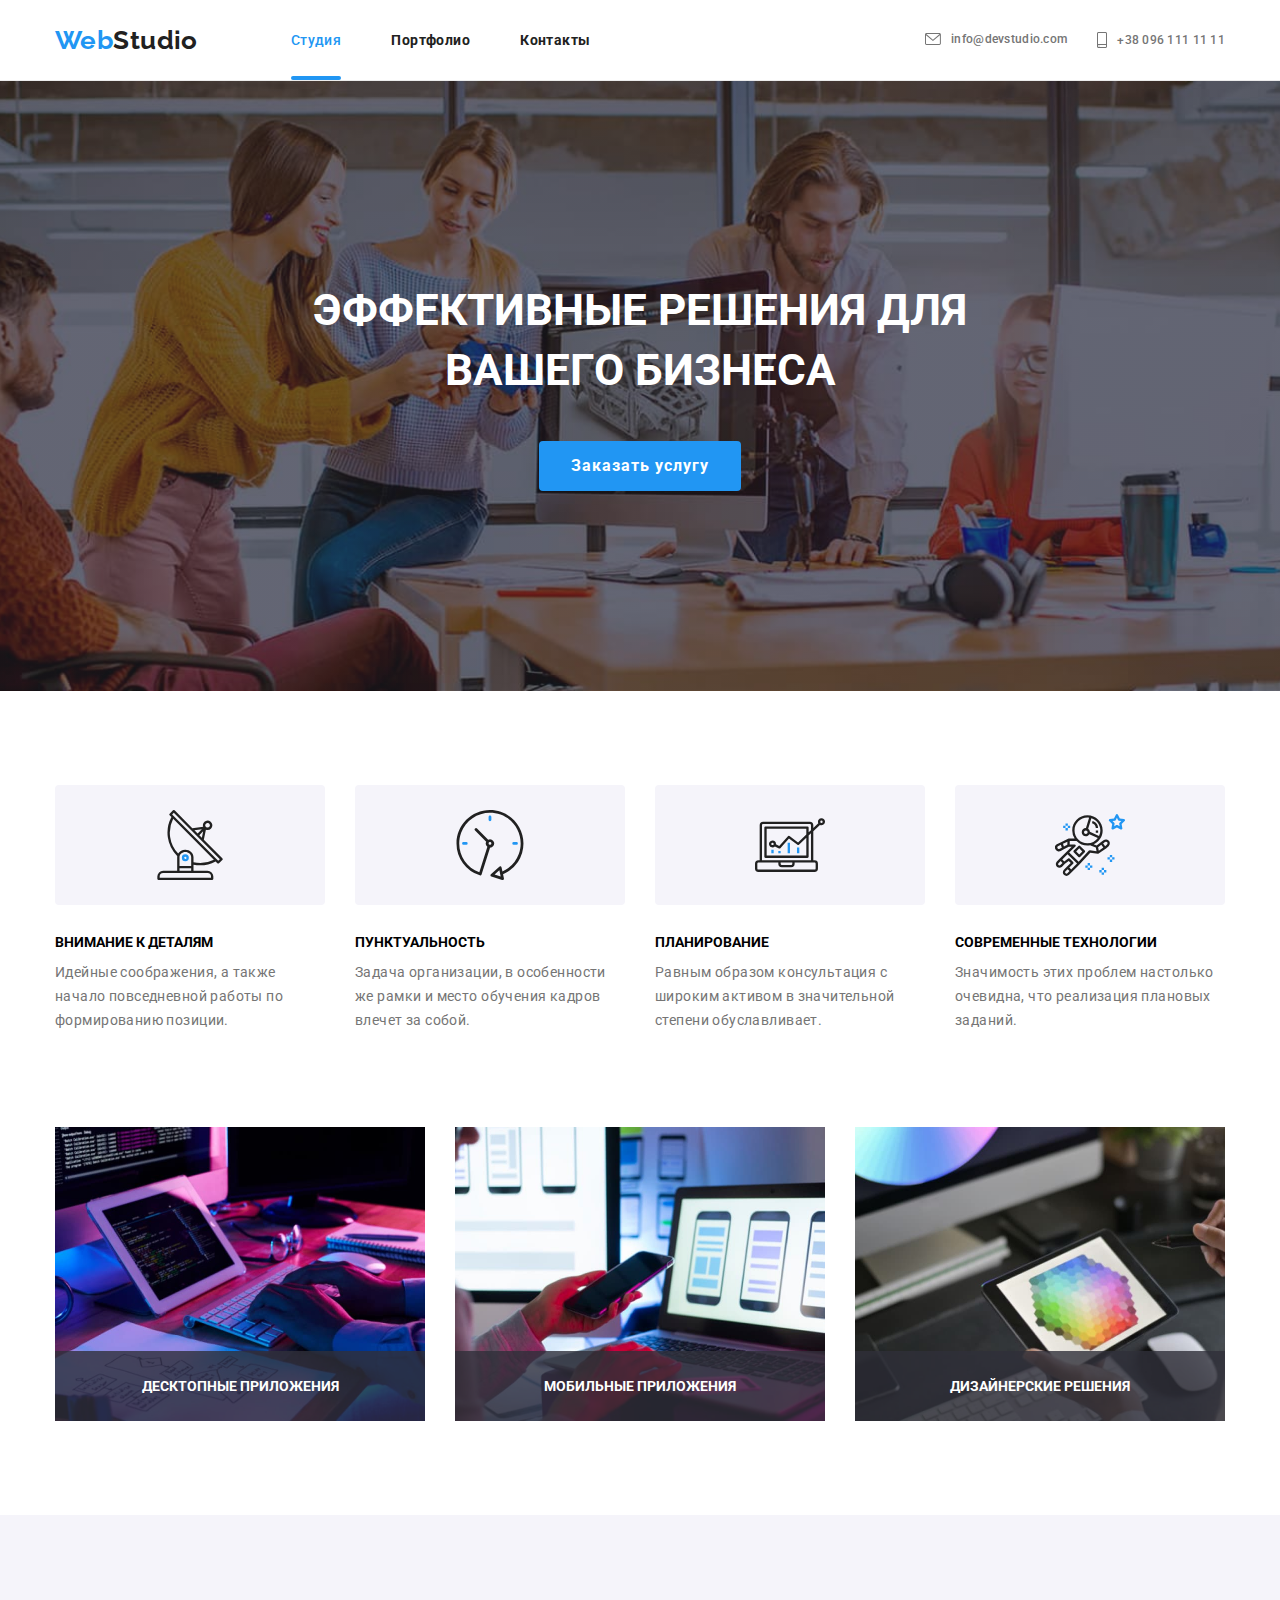
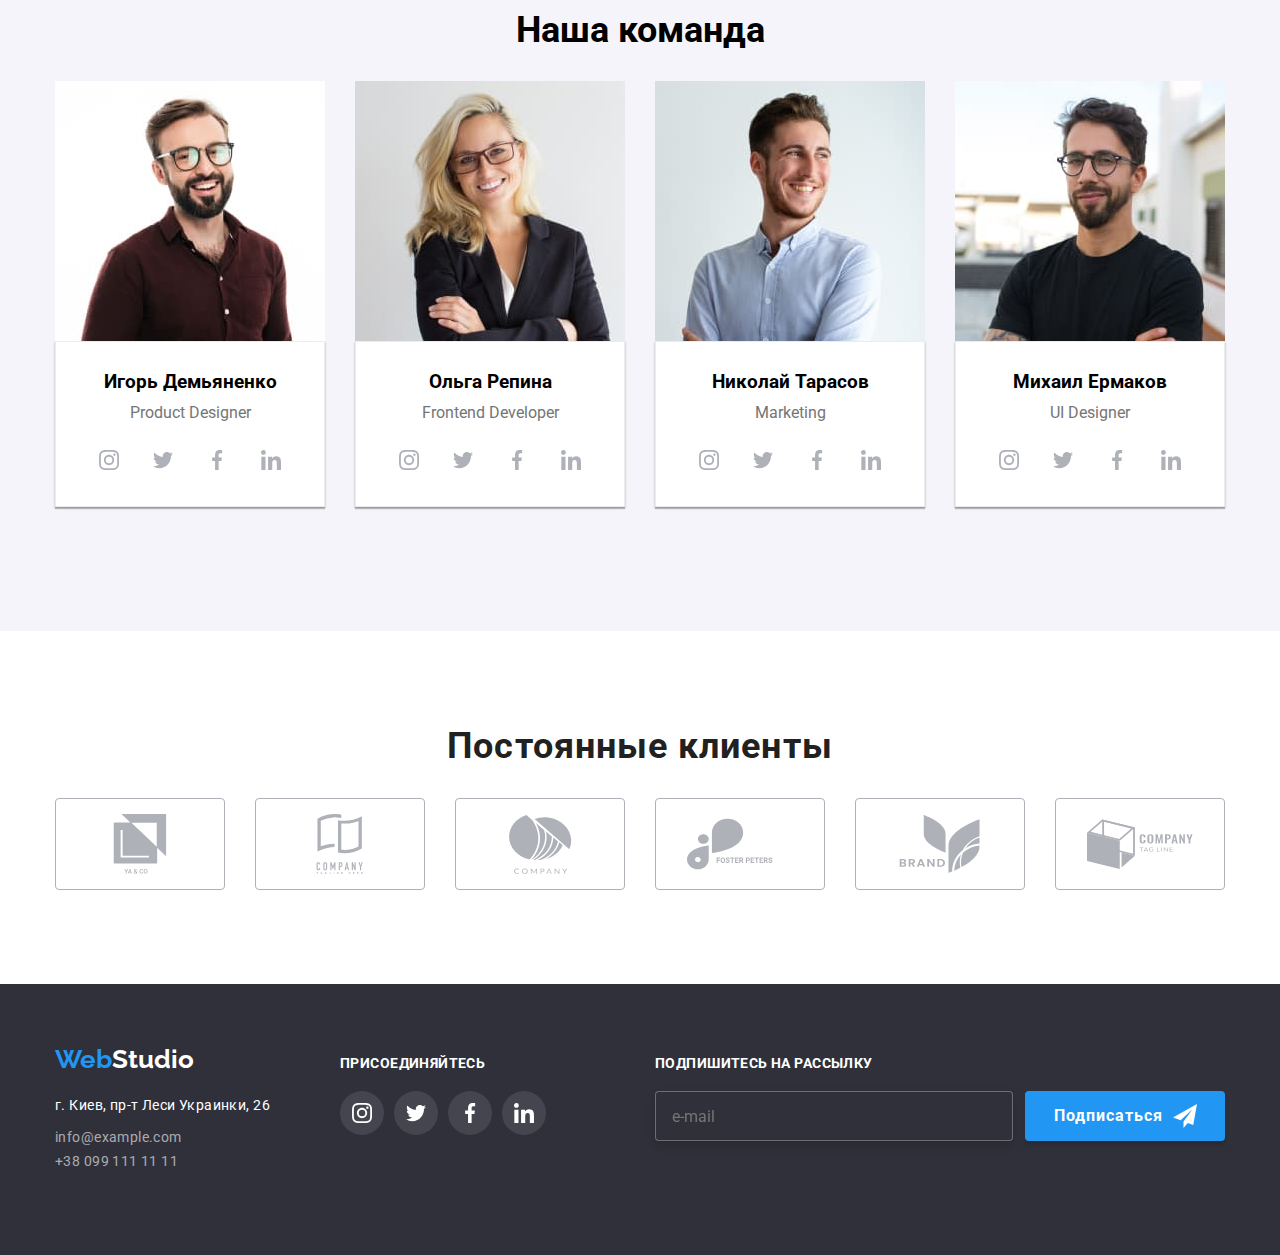
<file: index.html>
<!DOCTYPE html>
<html lang="ru">
  <head>
    <meta charset="UTF-8">
    <meta http-equiv="X-UA-Compatible" content="IE=edge">
    <meta name="viewport" content="width=device-width, initial-scale=1.0">
    <title> Web studio </title>
     

    <link rel="stylesheet" href="https://cdnjs.cloudflare.com/ajax/libs/modern-normalize/1.0.0/modern-normalize.min.css">
    <link rel="preconnect" href="https://fonts.gstatic.com">
    <link href="https://fonts.googleapis.com/css2?family=Raleway:wght@700&family=Roboto:wght@400;500;700;900&display=swap" rel="stylesheet">
  
    <link rel="stylesheet" href="./css/main.min.css">
    
  </head>
  <body >
   <!--header-->  
    <header  class="header" >
      
      <div class="container" > 
        <!--navigation list-->
        <a href="" class="navigation__text"> <span class="navigation__logo">Web</span>Studio </a>
        
    <nav class="navigation"> 
      
      <ul class="navigation__box"> 
      <li class="navigation__connection"> <a href="./index.html" class="navigation__link" > Студия </a></li>
      <li class="navigation__unit" >
      <a class="navigation__item" href="./portfolio.html"  > Портфолио </a>
      </li>
      <li class="navigation__unit"> 
       <a class="navigation__item" href=""> Контакты </a>
      </li>
      </ul>
    </nav >

 <!--nav contacts-->
    <ul class="nav" >
      <li class="nav__contacts"> 
        <a class="nav__item" href="info@devstudio.com" > 
          <svg class="nav__icon" width='16' height='12' >
            <use href="./images/icons/sprite.svg#icon-envelope">
            </use>
          </svg>
          info@devstudio.com </a>
      </li>
      <li class="nav__contacts"> 
        <a class="nav__item" href="tel:+380961111111" > 
          <svg class="nav__icon" width='10' height='16'> 
            <use href="./images/icons/sprite.svg#icon-smartphone"></use>
          </svg>
          +38 096 111 11 11 </a>
      </li> 
    </ul>
    <button type="button" class="menu-open">
      <svg class="mobile__open" width="40" height="40" >
        <use href="./images/icons/menu.svg#icon-menu" >
        </use>
        </svg>
    </button> 
</div>

 <div class="mobile-nav is-hidden">
   
  <div class="menu-container ">
  <button type="button" class="menu-close">
    <svg class="mobile__close" width="40" height="40" >
      <use href="./images/icons/close.svg#icon-close-1" >
      </use>
      </svg>
  </button>
  <nav class="mobile-menu-box">
<ul class="mobile-menu list"> 
  <li class="mobile-menu__item"><a href="./index.html">Студия</a></li>
  <li class="mobile-menu__item"><a href="./portfolio.html">Портфолио</a></li>
  <li class="mobile-menu__item"><a href="mobile-menu__link link">Контакты</a></li>
</ul>
  </nav>
  <div class="mobile-nav__bottom">
  <ul class="mobile-contacts list"> 
    <li class="mobile-contacts__item"><a href="tel:+38 096 111 11 11" class="mobile-contacts__link">+38 096 111 11 11</a></li>
    <li class="mobile-contacts__item"><a href="email:info@devstudio.com" class="mobile-contacts__link">info@devstudio.com</a></li>
  </ul>
  <ul class="mobile-media list"> 
    <li class="mobile-media__item"><a href="" class="mobile-media__link">Instagram</a></li>
    <li class="mobile-media__item"><a href="" class="mobile-media__link">Twitter</a></li>
    <li class="mobile-media__item"><a href="" class="mobile-media__link">Facebook</a></li>
    <li class="mobile-media__item"><a href="" class="mobile-media__link">LinkedIn</a></li>
  </ul>
</div>
</div>
</div> 
  </header>
   <main>

  <!--main content-->
  <section class="main"> 
    <div class="container" > 
    <h1 class="main__title">Эффективные решения для вашего бизнеса </h1>
    <button data-modal-open type="button" class="main__button" > Заказать услугу </button>
    </div>
  </section> 

  <!--communication-->
 <section class="communication ">   
    <div  class="container" >  
  <ul class="section" class="communication__item">
    <li class="communication__unit">
      <div class="communication__icon" > 
         
      <svg  width='70' height="70" >
        <use href="./images/icons/sprite.svg#icon-antenna"> </use>
      </svg>
      
    </div >
      <h3 class="communication__title"> Внимание к деталям </h3>
      <p class="communication__text"> Идейные соображения, а также начало повседневной работы по формированию позиции.</p>
    </li>
    <li class="communication__unit"> 
      <div class="communication__icon">
       
      <svg width='70' height="70"  >
        <use href="./images/icons/sprite.svg#icon-clock"> </use>
      </svg>
  
      </div>
      
      <h3 class="communication__title"> Пунктуальность </h3> 
      <p class="communication__text"> Задача организации, в особенности же рамки и место обучения кадров влечет за собой.</p>
    </li>
    <li class="communication__unit"> 
      <div class="communication__icon">
      
      <svg width='70' height="70" >
        <use href="./images/icons/sprite.svg#icon-diagram"> </use>
      </svg>
      
      </div> 
      <h3 class="communication__title"> Планирование </h3> 
      <p class="communication__text"> Равным образом консультация с широким активом в значительной степени обуславливает.</p>
    </li>
   
    <li class="communication__unit"> 
      <div class="communication__icon">
        
      <svg width='70' height="70" >
        <use href="./images/icons/sprite.svg#icon-astronaut"> </use>
      </svg>
      
      </div>
      <h3 class="communication__title">Современные технологии </h3>
      <p class="communication__text"> Значимость этих проблем настолько очевидна, что реализация плановых заданий.</p>
     </li>

   </ul> 
   
  </div>
</section >  
<!--services-->
<section> 
  <div class="container"> 

<h2 class="service__heading"> Чем мы занимаемся</h2> 

  <ul class="service__section" > 
    <li class="service__unit"> 
       <div class="service__products"> 
         <img 
         srcset="
         ./opt-images/desktop-desk-1x.jpg 270w,
         ./opt-images/desktop-desk-2x.jpg 540w"
        
         src="./opt-images/desktop-desk-1x.jpg" alt="logo" width="370" class="service__image">
    <div class="service__title"><p class="service__item">Десктопные приложения </p></div></div>
    </li>
    <li class="service__unit"> <div class="service__products">
      <img
      srcset="
         ./opt-images/aplications-desk-1x.jpg 270w,
         ./opt-images/aplications-desk-2x.jpg 540w"
       src="./opt-images/aplications-desk-1x.jpg" alt="logo" width="370" class="service__image">
      <div class='service__title'><p class="service__item">Мобильные приложения </p></div> </div>  
    </li>
       
    <li class="service__unit"> <div class="service__products">
      <img 
      srcset="
         ./opt-images/design-desk-1x.jpg 270w,
         ./opt-images/design-desk-2x.jpg 540w"
      src="./opt-images/design-desk-1x.jpg" alt="logo" width="370" class="service__image">
      <div class="service__title"><p class="service__item">Дизайнерские решения </p></div></div>
    </li> 
    
  </ul>
   
  </div>
 </section> 
<!--team-->
 <section  class="team" > 
   <div  class="container" > 
  
  <h2 class="team__heading"> Наша команда</h2>

  <ul class="team__block">
    
    <li class="team__style">
    <img 
    srcset="
    ./opt-images/demianenko-desk-1x.jpg 270w,
    ./opt-images/demianenko-desk-2x.jpg 540w,
    ./opt-images/demianenko-tab-1x.jpg 354w,
    ./opt-images/demianenko-tab-2x.jpg 708w,
    ./opt-images/demianenko-mob-1x.jpg 450w,
    ./opt-images/demianenko-mob-2x.jpg 900w
    "
    sizes="(min-width: 1200px) 270px, (min-width:768px) 354px, (min-width) 450px, 290px"
    src="./opt-images/demianenko-desk-1x.jpg" alt="logo"  class="team__image"> 
   <div class="team__name"> <h3 class="team__title">Игорь Демьяненко</h3>
    <p class="team__profession"> Product Designer</p>
    <ul class="social">
      <li class="social__unit">
        <a class="social__link" >
          <svg class="social__icon" width='20px' height='20px'>
          <use href="./images/icons/sprite.svg#icon-instagram"> 
          </use>
          </svg>
        </a>
      </li>
      <li class="social__unit">
        <a class="social__link" >
          <svg class="social__icon" width='20px' height='20px'>
          <use href="./images/icons/sprite.svg#icon-twitter"> 
          </use>
          </svg>
        </a>
      </li>
      <li class="social__unit">
        <a class="social__link" >
          <svg class="social__icon" width='20px' height='20px'>
          <use href="./images/icons/sprite.svg#icon-facebook"> 
          </use>
          </svg>
        </a>
      </li>
      <li class="social__unit">
        <a class="social__link" >
          <svg class="social__icon" width='20px' height='20px'>
          <use href="./images/icons/sprite.svg#icon-linkedin"> 
          </use>
          </svg>
        </a>
      </li>
    </ul>
  
   </div>
   </li>
    <li class="team__style">
      <img 
      srcset="
      ./opt-images/repina-desk-1x.jpg 270w,
      ./opt-images/repina-desk-2x.jpg 540w,
      ./opt-images/repina-tab-1x.jpg 354w,
      ./opt-images/repina-tab-2x.jpg 708w,
      ./opt-images/repina-mob-1x.jpg 450w,
      ./opt-images/repina-mob-2x.jpg 900w
      "
      sizes="(min-width: 1200px) 270px, (min-width:768px) 354px, (min-width) 450px, 290px"
      src="./opt-images/repina-desk-1x.jpg" alt="logo"  class="team__image">
      <div class="team__name"> 
      <h3 class="team__title">Ольга Репина</h3>
     <p class="team__profession"> Frontend Developer</p>
     <ul class="social">
      <li class="social__unit">
        <a class="social__link" >
          <svg class="social__icon" width='20px' height='20px'>
          <use href="./images/icons/sprite.svg#icon-instagram"> 
          </use>
          </svg>
        </a>
      </li>
      <li class="social__unit">
        <a class="social__link" >
          <svg class="social__icon" width='20px' height='20px'>
          <use href="./images/icons/sprite.svg#icon-twitter"> 
          </use>
          </svg>
        </a>
      </li>
      <li class="social__unit">
        <a class="social__link" >
          <svg class="social__icon" width='20px' height='20px'>
          <use href="./images/icons/sprite.svg#icon-facebook"> 
          </use>
          </svg>
        </a>
      </li>
      <li class="social__unit">
        <a class="social__link" >
          <svg class="social__icon" width='20px' height='20px'>
          <use href="./images/icons/sprite.svg#icon-linkedin"> 
          </use>
          </svg>
        </a>
      </li>
    </ul>
    </div>
   </li>
    <li class="team__style">
      <img
      srcset="
      ./opt-images/tarasov-desk-1x.jpg 270w,
      ./opt-images/tarasov-desk-2x.jpg 540w,
      ./opt-images/tarasov-tab-1x.jpg 354w,
      ./opt-images/tarasov-tab-2x.jpg 708w,
      ./opt-images/tarasov-mob-1x.jpg 450w,
      ./opt-images/tarasov-mob-2x.jpg 900w
      "
      sizes="(min-width: 1200px) 270px, (min-width:768px) 354px, (min-width) 450px, 290px"
      src="./opt-images/tarasov-desk-1x.jpg" alt="logo"  class="team__image">
      <div class="team__name">
      <h3 class="team__title">Николай Тарасов</h3>
      <p class="team__profession"> Marketing</p>
      <ul class="social">
        <li class="social__unit">
          <a class="social__link" >
            <svg class="social__icon" width='20px' height='20px'>
            <use href="./images/icons/sprite.svg#icon-instagram"> 
            </use>
            </svg>
          </a>
        </li>
        <li class="social__unit">
          <a class="social__link" >
            <svg class="social__icon" width='20px' height='20px'>
            <use href="./images/icons/sprite.svg#icon-twitter"> 
            </use>
            </svg>
          </a>
        </li>
        <li class="social__unit">
          <a class="social__link" >
            <svg class="social__icon" width='20px' height='20px'>
            <use href="./images/icons/sprite.svg#icon-facebook"> 
            </use>
            </svg>
          </a>
        </li>
        <li class="social__unit">
          <a class="social__link" >
            <svg class="social__icon" width='20px' height='20px'>
            <use href="./images/icons/sprite.svg#icon-linkedin"> 
            </use>
            </svg>
          </a>
        </li>
      </ul>
     </div>
     </li>
     <li class="team__style">
     <img 
     srcset="
     ./opt-images/ermakov-desk-1x.jpg 270w,
     ./opt-images/ermakov-desk-2x.jpg 540w,
     ./opt-images/ermakov-tab-1x.jpg 354w,
     ./opt-images/ermakov-tab-2x.jpg 708w,
     ./opt-images/ermakov-mob-1x.jpg 450w,
     ./opt-images/ermakov-mob-2x.jpg 900w
     "
     sizes="(min-width: 1200px) 270px, (min-width:768px) 354px, (min-width) 450px, 290px"
     src="./opt-images/ermakov-desk-1x.jpg" alt="logo"  class="team__image">
     <div class="team__name"> 
     <h3 class="team__title">Михаил Ермаков</h3>
     <p class="team__profession"> UI Designer</p>
    
     <ul class="social">
      <li class="social__unit">
        <a class="social__link">
          <svg class="social__icon" width='20px' height='20px'>
          <use href="./images/icons/sprite.svg#icon-instagram"> 
          </use>
          </svg>
        </a>
      </li>
      <li class="social__unit">
        <a class="social__link" >
          <svg class="social__icon" width='20px' height='20px'>
          <use href="./images/icons/sprite.svg#icon-twitter"> 
          </use>
          </svg>
        </a>
      </li>
      <li class="social__unit">
        <a class="social__link" >
          <svg class="social__icon" width='20px' height='20px'>
          <use href="./images/icons/sprite.svg#icon-facebook"> 
          </use>
          </svg>
        </a>
      </li>
      <li class="social__unit">
        <a class="social__link" >
          <svg class="social__icon" width='20px' height='20px'>
          <use href="./images/icons/sprite.svg#icon-linkedin"> 
          </use>
          </svg>
        </a>
      </li>
    </ul>
  
    </div>
     </li>
  </ul>

</div>
 </section> 
 <!--clients-->
 <section class="clients"> 
   <div class="container" >
   <h2 class="clients__title">Постоянные клиенты</h2>
   <ul class="clients__list">
    <li class=clients__unit>
      <a class="cliens__item" >
      <svg class="clients__icon"  >
        <use href="./images/icons/sprite.svg#icon-company1" ></use> 
      </svg>
      </a>
    </li>
    <li class=clients__unit >
      <a  class="cliens__item">
      <svg  class="clients__icon" >
        <use href="./images/icons/sprite.svg#icon-company2"></use> 
      </svg>
      </a>
    </li>
    <li class=clients__unit>
      <a class="cliens__item">
      <svg class="clients__icon" >
        <use href="./images/icons/sprite.svg#icon-company3"></use> 
      </svg>
      </a>
    </li>
    <li class=clients__unit>
      <a class="cliens__item" >
      <svg class="clients__icon" >
        <use href="./images/icons/sprite.svg#icon-company4"></use> 
      </svg>
      </a>
    </li>
    <li class=clients__unit>
      <a class="cliens__item">
      <svg class="clients__icon"  >
        <use href="./images/icons/sprite.svg#icon-company5"></use> 
      </svg>
      </a>
    </li>
    <li class=clients__unit>
      <a  class="cliens__item">
      <svg class="clients__icon">
        <use href="./images/icons/sprite.svg#icon-company6"></use> 
      </svg>
      </a>
    </li>
   </ul>
   </div>
 </section> 
</main>
<!--Footer contacts-->
 <footer class="footer"   >  
  <div class="container" >
    <div class="footer__top">
    <div class="footer__contacts"> 
    <a href="" class="footer__text"> <span class="footer__logo">Web</span>Studio </a>
    <address class="footer__address"> <p>г. Киев, пр-т Леси Украинки, 26</p>
    <ul>

      <li class="footer__contact"><a href="info@example.com" >info@example.com</a></li>
      <li class="footer__contact"><a href="+380991111111" >+38 099 111 11 11 </a> </li>
    </ul>
  </address>
   </div> 
  
    
    
    <div class="floor">
      <h3 class="floor__title">присоединяйтесь</h3>

      <ul class="floor__icons"> 
        <li>
       <a class="floor__link">
         <svg class="floor__icon" width='20px' height='20px'>
         <use href="./images/icons/sprite.svg#icon-instagram"> 
         </use>
         </svg>
       </a>
       </li>
    <li>
       <a class="floor__link">
         <svg class="floor__icon" width='20px' height='20px'>
         <use href="./images/icons/sprite.svg#icon-twitter"> 
         </use>
         </svg>
       </a>
    </li>
    <li>
       <a class="floor__link">
         <svg class="floor__icon" width='20px' height='20px'>
         <use href="./images/icons/sprite.svg#icon-facebook"> 
         </use>
         </svg>
       </a>
   </li>
   <li> 
       <a class="floor__link">
         <svg class="floor__icon" width='20px' height='20px'>
         <use href="./images/icons/sprite.svg#icon-linkedin"> 
         </use>
         </svg>
       </a>
     </li>  
      </ul>
     
    </div>
  </div>
    <div class="floor__box">
      
    <h3 class="floor__title" > Подпишитесь на рассылку</h3>
    <form class="user">

        <input class="user__sign" name="user-sign" type="user-sign" placeholder="e-mail" >
 
        <button class="sign__button" type="submit"><span > Подписаться</span>
      <svg class="sign__icon" width="24" height="24">
        <use href="./images/icons/6dz.svg#icon-send"></use>
      </svg></button>
     
    
  </form>
     </div>

  </div>
</footer> 
<!--modal-->
<div class="backdrop is-hidden" data-modal>
  <div class="modal"> 
    <button class="modal__button" data-modal-close >
      <svg class="modal__close" width="18" height="18" >
      <use href="./images/icons/close.svg#icon-close-1" >
      </use>
      </svg>
    </button>

    <form method="GET" >
     
    <div class="box">
      <p class="box__title">Оставьте свои данные, мы вам перезвоним</p>

      <div class="form">
         <label class="form__label" for="name"><span class="form__text" >Имя</span> </label>  
         <input class="form__input" name="user-name" type="name" id="name" />
          <svg class="form__icon" id="icon-person" width="18px" height="18px" >
            <use href="./images/icons/userbox.svg#icon-person" > 
            </use>  
          </svg>
      </div>

      <div class="form">
        <label class="form__label" for="tel"> <span class="form__text">Телефон</span></label>
        <input  class="form__input" name="user-tel" type="tel" id="tel"/>
        <svg class="form__icon" id="icon-phone-black"  width="18px" height="18px">
          <use href="./images/icons/userbox.svg#icon-phone" > 
          </use> 
          </svg>
      </div>

     <div class="form">
        <label class="form__label" for="email"> <span class="form__text">Почта</span></label>
        <input class="form__input" name="user-email" type="email" id="email"/>
        <svg class="form__icon"  id="icon-email-black"  width="18px" height="18px"> 
          <use href="./images/icons/userbox.svg#icon-email"> 
          </use> 
          </svg>
     </div>

     <div class="comment">
       
       <p class="comment__text">Комментарий</p>
       <label for="commentBoxUser"></label>
       <textarea class="comment__box" name="commentBoxUser" placeholder="Введите текст"></textarea>
     </div>


    <div class="check" >
   <label class="check__label" >
     <input type="checkbox" class="check__box"/>   
    <svg class="check__icon" width="16px" height="15px"><use href="./images/icons/6dz.svg#icon-check"> </use></svg>
    
    <span class="check__text">Соглашаюсь с рассылкой и принимаю&nbsp;</span><a href="#" class="check-option">Условия договора</a> 
   </label>
       
    </div>
    
        
    </div >

    <button class="form__button" type="submit"> <span > Отправить</span>
    </button>
     </div>
    </form>

     </div>


</div>
<script src="./js/modal.js"></script>
<script src="./js/menu.js"></script>

</body>
</html>
</file>
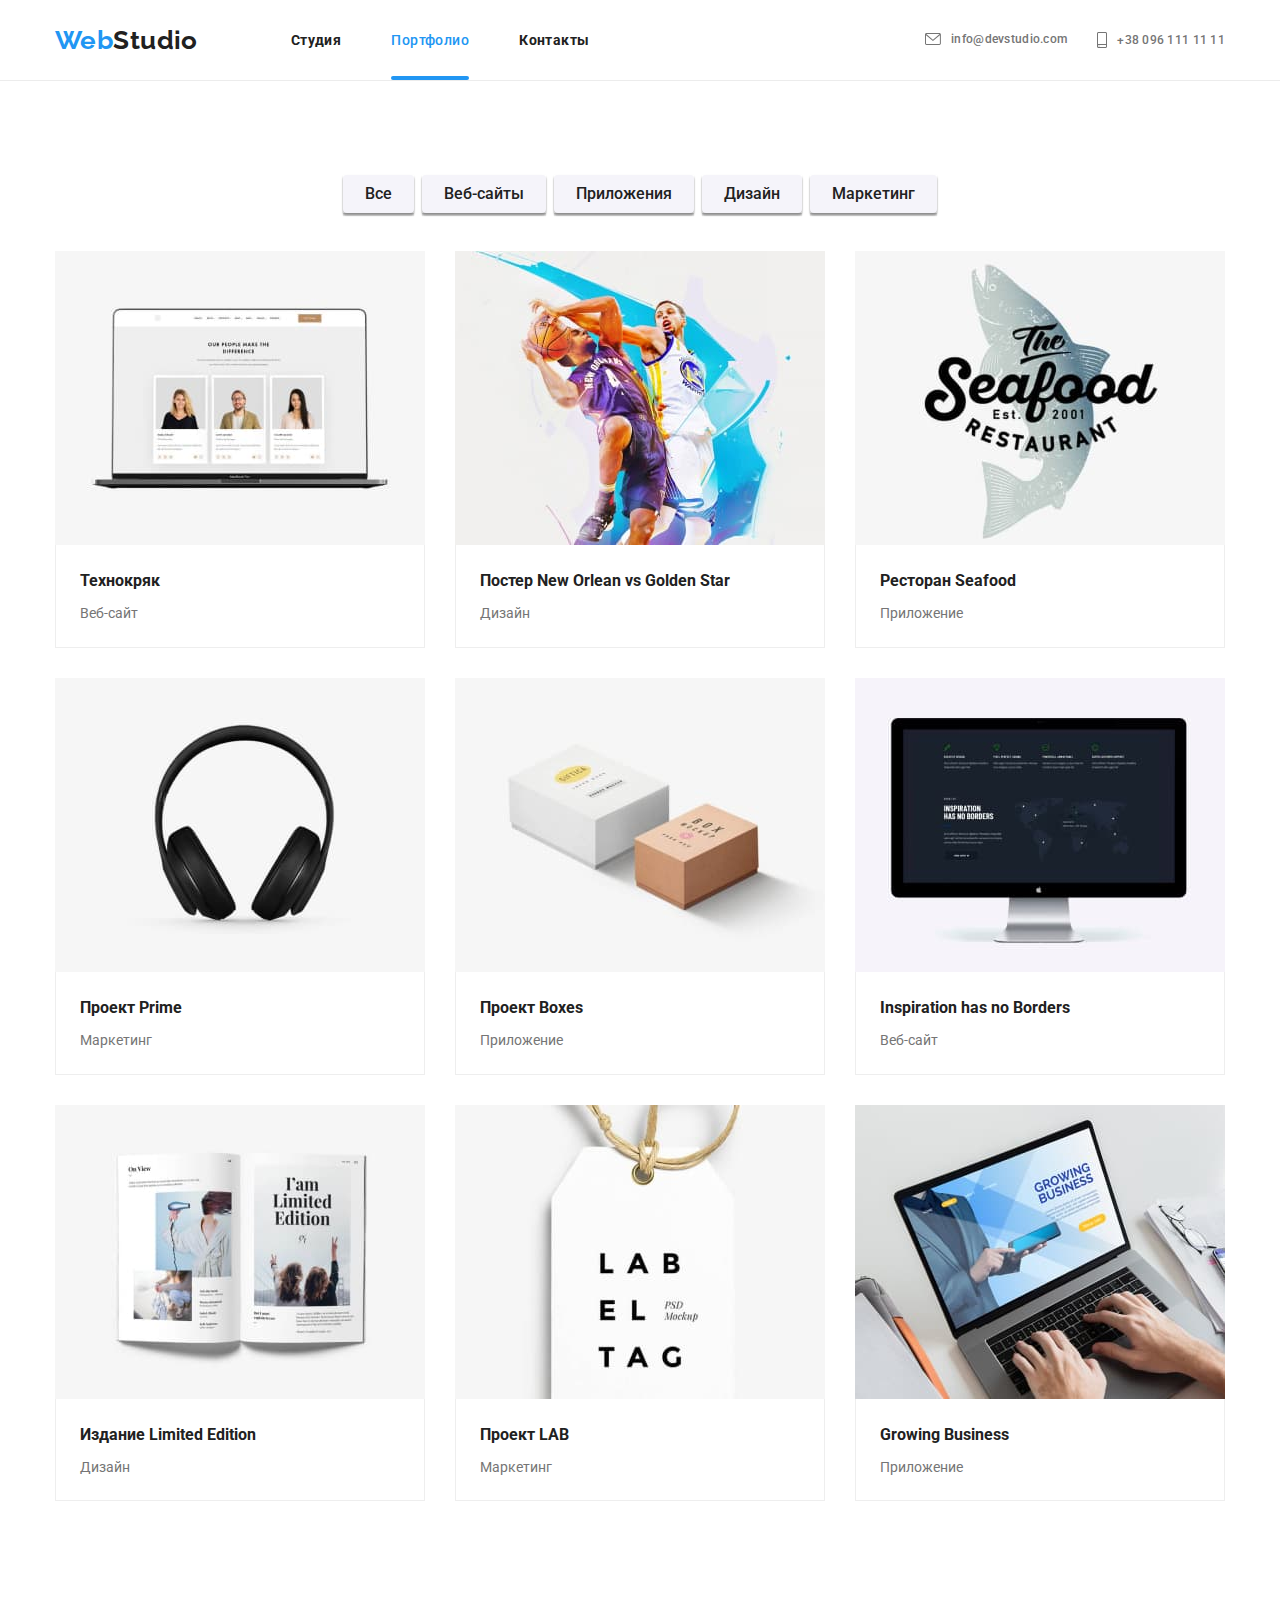
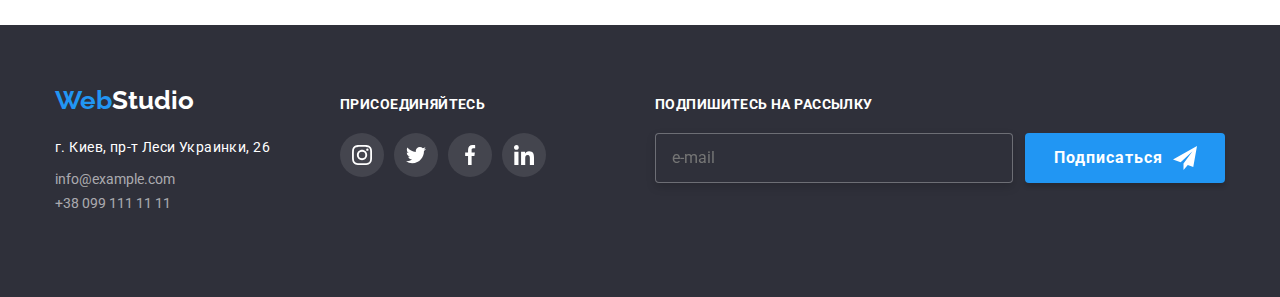
<file: portfolio.html>
<!DOCTYPE html>
<html lang="ru">
  <head>
    <meta charset="UTF-8">
    <meta http-equiv="X-UA-Compatible" content="IE=edge">
    <meta name="viewport" content="width=device-width, initial-scale=1.0">
    <title> Web studio </title>
    
    
    <link rel="stylesheet" href="https://cdnjs.cloudflare.com/ajax/libs/modern-normalize/1.0.0/modern-normalize.min.css">
    <link rel="preconnect" href="https://fonts.gstatic.com">
    <link href="https://fonts.googleapis.com/css2?family=Raleway:wght@700&family=Roboto:wght@400;500;700;900&display=swap" rel="stylesheet">
    
    <link rel="stylesheet" href="./css/main.min.css">
  
  </head>
  <body >
    
    <header class="header"  >
      <div class="container"  >
      
      <!--navigation list-->
      <a href="" class="navigation__text"> <span class="navigation__logo" >Web</span>Studio </a>
   <nav class="navigation" > 
        
         <ul class="navigation__box">
         <li class="navigation__unit"> <a href="./index.html" > Студия </a></li>
         <li class="navigation__connection" >
        <a href="./portfolio.html" class="navigation__link"> Портфолио </a>
        </li>
         <li class="navigation__unit"> 
        <a class="navigation__item" href=""> Контакты </a>
         </li>
        </ul>
   </nav>

  <ul class="nav" >
    <li class="nav__contacts"> 
      <a href="info@devstudio.com" > 
        <svg class="nav__icon" width='16' height='12' >
          <use href="./images/icons/sprite.svg#icon-envelope">
          </use>
        </svg>
        info@devstudio.com </a>
    </li>
    <li class="nav__contacts"> 
      <a href="tel:+380961111111" > 
        <svg class="nav__icon" width='10' height='16'> 
          <use href="./images/icons/sprite.svg#icon-smartphone"></use>
        </svg>
        +38 096 111 11 11 </a>
    </li> 
  </ul>
  <button type="button" class="menu-open">
    <svg class="mobile__open" width="40" height="40" >
      <use href="./images/icons/menu.svg#icon-menu" >
      </use>
      </svg>
  </button> 
   <div class="mobile-nav is-hidden">
    <div class="menu-container ">
    <button type="button" class="menu-close">
      <svg class="mobile__close" width="40" height="40" >
        <use href="./images/icons/close.svg#icon-close-1" >
        </use>
        </svg>
    </button>
    <nav>
  <ul class="mobile-menu list"> 
    <li class="mobile-menu__item"><a href="./index.html">Студия</a></li>
    <li class="mobile-menu__item"><a href="./portfolio.html">Портфолио</a></li>
    <li class="mobile-menu__item"><a href="mobile-menu__link link">Контакты</a></li>
  </ul>
    </nav>
    <div class="mobile-nav__bottom">
    <ul class="mobile-contacts list"> 
      <li class="mobile-contacts__item"><a href="tel:+38 096 111 11 11" class="mobile-contacts__link">+38 096 111 11 11</a></li>
      <li class="mobile-contacts__item"><a href="email:info@devstudio.com" class="mobile-contacts__link">info@devstudio.com</a></li>
    </ul>
    <ul class="mobile-media list"> 
      <li class="mobile-media__item"><a href="" class="mobile-media__link">Instagram</a></li>
      <li class="mobile-media__item"><a href="" class="mobile-media__link">Twitter</a></li>
      <li class="mobile-media__item"><a href="" class="mobile-media__link">Facebook</a></li>
      <li class="mobile-media__item"><a href="" class="mobile-media__link">LinkedIn</a></li>
    </ul>
  </div>
  </div>
  </div> 

</div>
  </header>
   <main>
  <!--main content-->

  </section>
  <section class="portfolio-section"> 
 <div class="container"  >
  <ul  class="button"> 
    <li > 
        <button type="button" class="button__type" > Все </button>
    </li>
    <li >
        <button type="button" class="button__type" > Веб-сайты </button> 
    </li>
    <li >
       <button type="button" class="button__type"> Приложения </button> 
    </li>
    <li >
        <button type="button" class="button__type"> Дизайн </button>
    </li>
    <li >
        <button type="button" class="button__type"> Маркетинг </button>
    </li>
</ul>

  <div class="portfolio">
  <ul class="portfolio__container">
    <li class="portfolio__photo">
      <a href="">
      <div class="portfolio__box">
        <img
        srcset="
        ./opt-images/tehnokrack-desk-1x.jpg 270w,
        ./opt-images/tehnokrack-desk-2x.jpg 540w,
        ./opt-images/tehnokrack-tab-1x.jpg 354w,
        ./opt-images/tehnokrack-tab-2x.jpg 708w,
        ./opt-images/tehnokrack-mob-1x.jpg 450w,
        ./opt-images/tehnokrack-mob-2x.jpg 900w
        "
        sizes="(min-width: 1200px) 270px, (min-width:768px) 354px, (min-width) 450px, 290px"
         src="./opt-images/tehnokrack-desk-1x.jpg" class="portfolio__image" alt="photo" width="370"> 
        <div class="portfolio__description"><p class="portfolio__text">Технокряк это современная площадка распространения коронавируса. Компании используют эту платформу для цифрового шпионажа и атак на защищённые сервера конкурентов.</p>
        </div>
      </div>
      <div class="portfolio__border">
      <h3 class="portfolio__title"> Технокряк </h3>
      <p class="portfolio__unit"> Веб-сайт</p>
      </div >
      </a>
    </li>
      <li class="portfolio__photo">
        <div class="portfolio__box">
          <img
          srcset="
        ./opt-images/poster-desk-1x.jpg 270w,
        ./opt-images/poster-desk-2x.jpg 540w,
        ./opt-images/poster-tab-1x.jpg 354w,
        ./opt-images/poster-tab-2x.jpg 708w,
        ./opt-images/poster-mob-1x.jpg 450w,
        ./opt-images/poster-mob-2x.jpg 900w
        "
        sizes="(min-width: 1200px) 270px, (min-width:768px) 354px, (min-width) 450px, 290px"
           src="./opt-images/poster-desk-1x.jpg" class="portfolio__image" alt="photo" width="370"> 
          <div class="portfolio__description"><p class="portfolio__text">Технокряк это современная площадка распространения коронавируса. Компании используют эту платформу для цифрового шпионажа и атак на защищённые сервера конкурентов.</p>
          </div>
          </div>
      <div class="portfolio__border">
      <h3 class="portfolio__title"> Постер New Orlean vs Golden Star </h3>
      <p class="portfolio__unit"> Дизайн</p>
      </div>
    </li>
    <li class="portfolio__photo">
      <div class="portfolio__box">
        <img
        srcset="
        ./opt-images/seafood-desk-1x.jpg 270w,
        ./opt-images/seafood-desk-2x.jpg 540w,
        ./opt-images/seafood-tab-1x.jpg 354w,
        ./opt-images/seafood-tab-2x.jpg 708w,
        ./opt-images/seafood-mob-1x.jpg 450w,
        ./opt-images/seafood-mob-2x.jpg 900w
        "
        sizes="(min-width: 1200px) 270px, (min-width:768px) 354px, (min-width) 450px, 290px"
         src="./opt-images/seafood-desk-1x.jpg" class="portfolio__image"  alt="photo" width="370"> 
      <div class="portfolio__description"><p class="portfolio__text">Технокряк это современная площадка распространения коронавируса. Компании используют эту платформу для цифрового шпионажа и атак на защищённые сервера конкурентов.</p>
      </div>
      </div>
      <div class="portfolio__border">
      <h3 class="portfolio__title"> Ресторан Seafood </h3>
      <p class="portfolio__unit"> Приложение</p>
      </div>
    </li>  
  
      
     <li class="portfolio__photo">
      <div class="portfolio__box">
        <img
        srcset="
        ./opt-images/prime-desk-1x.jpg 270w,
        ./opt-images/prime-desk-2x.jpg 540w,
        ./opt-images/prime-tab-1x.jpg 354w,
        ./opt-images/prime-tab-2x.jpg 708w,
        ./opt-images/prime-mob-1x.jpg 450w,
        ./opt-images/prime-mob-2x.jpg 900w
        "
        sizes="(min-width: 1200px) 270px, (min-width:768px) 354px, (min-width) 450px, 290px"
        src="./opt-images/prime-desk-1x.jpg" class="portfolio__image" alt="photo" width="370">
      <div class="portfolio__description"><p class="portfolio__text">Технокряк это современная площадка распространения коронавируса. Компании используют эту платформу для цифрового шпионажа и атак на защищённые сервера конкурентов.</p>
      </div>
      </div>
      <div class="portfolio__border">
      <h3 class="portfolio__title"> Проект Prime </h3>
      <p class="portfolio__unit"> Маркетинг</p>
      </div>
    </li>
    <li class="portfolio__photo">
      <div class="portfolio__box">
        <img
        srcset="
        ./opt-images/boxes-desk-1x.jpg 270w,
        ./opt-images/boxes-desk-2x.jpg 540w,
        ./opt-images/boxes-tab-1x.jpg 354w,
        ./opt-images/boxes-tab-2x.jpg 708w,
        ./opt-images/boxes-mob-1x.jpg 450w,
        ./opt-images/boxes-mob-2x.jpg 900w
        "
        sizes="(min-width: 1200px) 270px, (min-width:768px) 354px, (min-width) 450px, 290px"
         src="./opt-images/boxes-desk-1x.jpg" class="portfolio__image" alt="photo" width="370">
      <div class="portfolio__description"><p class="portfolio__text">Технокряк это современная площадка распространения коронавируса. Компании используют эту платформу для цифрового шпионажа и атак на защищённые сервера конкурентов.</p>
      </div>
      </div>
      <div class="portfolio__border">
      <h3 class="portfolio__title"> Проект Boxes </h3>
      <p class="portfolio__unit"> Приложение</p>
      </div>
    </li>
    <li class="portfolio__photo">
      <div class="portfolio__box">
        <img
        srcset="
        ./opt-images/inspiration-desk-1x.jpg 270w,
        ./opt-images/inspiration-desk-2x.jpg 540w,
        ./opt-images/inspiration-tab-1x.jpg 354w,
        ./opt-images/inspiration-tab-2x.jpg 708w,
        ./opt-images/inspiration-mob-1x.jpg 450w,
        ./opt-images/inspiration-mob-2x.jpg 900w
        "
        sizes="(min-width: 1200px) 270px, (min-width:768px) 354px, (min-width) 450px, 290px" 
        src="./opt-images/inspiration-desk-1x.jpg" class="portfolio__image" alt="photo" width="370">
      <div class="portfolio__description"><p class="portfolio__text">Технокряк это современная площадка распространения коронавируса. Компании используют эту платформу для цифрового шпионажа и атак на защищённые сервера конкурентов.</p>
      </div>
      </div>
      <div class="portfolio__border"> 
      <h3 class="portfolio__title"> Inspiration has no Borders </h3>
      <p class="portfolio__unit"> Веб-сайт</p>
      </div>
    </li>  
 
  
    <li class="portfolio__photo">
      <div class="portfolio__box">
        <img
        srcset="
        ./opt-images/limited-desk-1x.jpg 270w,
        ./opt-images/limited-desk-2x.jpg 540w,
        ./opt-images/limited-tab-1x.jpg 354w,
        ./opt-images/limited-tab-2x.jpg 708w,
        ./opt-images/limited-mob-1x.jpg 450w,
        ./opt-images/limited-mob-2x.jpg 900w
        "
        sizes="(min-width: 1200px) 270px, (min-width:768px) 354px, (min-width) 450px, 290px"
        src="./opt-images/limited-desk-1x.jpg" class="portfolio__image" alt="photo" width="370"> 
      <div class="portfolio__description"><p class="portfolio__text">Технокряк это современная площадка распространения коронавируса. Компании используют эту платформу для цифрового шпионажа и атак на защищённые сервера конкурентов.</p>
      </div>
      </div>
      <div class="portfolio__border">
      <h3 class="portfolio__title"> Издание Limited Edition </h3>
      <p class="portfolio__unit"> Дизайн</p>
      </div>
    </li>
    <li class="portfolio__photo">
      <div class="portfolio__box">
        <img 
        srcset="
        ./opt-images/lab-desk-1x.jpg 270w,
        ./opt-images/lab-desk-2x.jpg 540w,
        ./opt-images/lab-tab-1x.jpg 354w,
        ./opt-images/lab-tab-2x.jpg 708w,
        ./opt-images/lab-mob-1x.jpg 450w,
        ./opt-images/lab-mob-2x.jpg 900w
        "
        sizes="(min-width: 1200px) 270px, (min-width:768px) 354px, (min-width) 450px, 290px"
        src="./opt-images/lab-desk-1x.jpg" class="portfolio__image" alt="photo" width="370">
      <div class="portfolio__description"><p class="portfolio__text">Технокряк это современная площадка распространения коронавируса. Компании используют эту платформу для цифрового шпионажа и атак на защищённые сервера конкурентов.</p>
      </div>
      </div>
      <div class="portfolio__border">
      <h3 class="portfolio__title"> Проект LAB</h3>
      <p class="portfolio__unit"> Маркетинг</p>
      </div>
    </li>
    <li class="portfolio__photo">
      <div class="portfolio__box">
        <img
        srcset="
        ./opt-images/business-desk-1x.jpg 270w,
        ./opt-images/business-desk-2x.jpg 540w,
        ./opt-images/business-tab-1x.jpg 354w,
        ./opt-images/business-tab-2x.jpg 708w,
        ./opt-images/business-mob-1x.jpg 450w,
        ./opt-images/business-mob-2x.jpg 900w
        "
        sizes="(min-width: 1200px) 270px, (min-width:768px) 354px, (min-width) 450px, 290px" 
        src="./opt-images/business-desk-1x.jpg" class="portfolio__image" alt="photo" width="370"> 
      <div class="portfolio__description"><p class="portfolio__text">Технокряк это современная площадка распространения коронавируса. Компании используют эту платформу для цифрового шпионажа и атак на защищённые сервера конкурентов.</p>

      </div>  
      </div>
      <div class="portfolio__border">
      <h3 class="portfolio__title"> Growing Business </h3>
      <p class="portfolio__unit"> Приложение</p>
      </div>
    </li>  
   </ul>
  </div>
 </div>
 </section>
</main>
<footer class="footer"   > 
  <div class="container" >
    <div class="footer__top">
    <div class="footer__contacts"> 
    <a href="" class="footer__text"> <span class="footer__logo">Web</span>Studio </a>
    <address class="footer__address"> <p>г. Киев, пр-т Леси Украинки, 26</p></address>
    <ul>
      <li class="footer__contact"><a href="info@example.com" >info@example.com</a></li>
      <li class="footer__contact"><a href="+380991111111" >+38 099 111 11 11 </a> </li>
    </ul>
   </div> 
  
    
    
    <div class="floor">
      <h3 class="floor__title">присоединяйтесь</h3>

      <ul class="floor__icons"> 
        <li>
       <a class="floor__link">
         <svg class="floor__icon" width='20px' height='20px'>
         <use href="./images/icons/sprite.svg#icon-instagram"> 
         </use>
         </svg>
       </a>
       </li>
    <li>
       <a class="floor__link">
         <svg class="floor__icon" width='20px' height='20px'>
         <use href="./images/icons/sprite.svg#icon-twitter"> 
         </use>
         </svg>
       </a>
    </li>
    <li>
       <a class="floor__link">
         <svg class="floor__icon" width='20px' height='20px'>
         <use href="./images/icons/sprite.svg#icon-facebook"> 
         </use>
         </svg>
       </a>
   </li>
   <li> 
       <a class="floor__link">
         <svg class="floor__icon" width='20px' height='20px'>
         <use href="./images/icons/sprite.svg#icon-linkedin"> 
         </use>
         </svg>
       </a>
     </li>  
      </ul>
     
    </div>
  </div>
    <div class="floor__box">
    <h3 class="floor__title" > Подпишитесь на рассылку</h3>
    <form class="user">

      <input class="user__sign" name="user-sign" type="user-sign" placeholder="e-mail" >

      <button class="sign__button" type="submit"><span > Подписаться</span>
    <svg class="sign__icon" width="24" height="24">
      <use href="./images/icons/6dz.svg#icon-send"></use>
    </svg></button>
   
  
</form>
     </div>

  </div>
</footer>
<script src="./js/menu.js"></script>
</body>
</html>
</file>
<file: css/main.min.css>
:root{--text-color: #212121;--active-color: #ffffff;--section-color: #2f303a;--web-color: #2196f3;--contact-color: rgba(255, 255, 255, 0.6);--main-font: "Roboto";--accent-font: "Raleway";--button-background: #f5f4fa;--border-color: #ececec;--main-text-color: #757575;--order-bottom-active: #188ce8;--icon-color: #afb1b8;--second-color: rgba(33, 33, 33, 1);--portfolio-color: #eeeeee;--link-color: rgba(255, 255, 255, 0.1);--products-title: rgba(255, 255, 255, 1);--products-background: rgba(47, 48, 58, 0.8);--active-transition: 250ms cubic-bezier(0.4, 0, 0.2, 1);--decor-color: rgba(33, 150, 243, 1);--box-shadow: rgba(0, 0, 0, 0.15);--user-background: rgba(47, 48, 58, 1);--user-border: rgba(255, 255, 255, 0.3);--comment-color: rgba(24, 140, 232, 1);--placeholder-color: rgba(117, 117, 117, 0.5);--input-color: rgba(33, 33, 33, 0.2);--modal-color: rgba(0, 0, 0, 0.1);--active-description: rgba(33, 150, 243, 0.9);--active-shadow: rgba(0, 0, 0, 0.08), 0px 2px 2px rgba(0, 0, 0, 0.12);--third-shadow: rgba(0, 0, 0, 0.2);--first-shadow: rgba(0, 0, 0, 0.12);--second-shadow: rgba(0, 0, 0, 0.14);--last-shadow: rgba(0, 0, 0, 0.06);--color-shadow: rgba(0, 0, 0, 0.16);--team--text: rgba(117, 117, 117, 1)}body{font-family:var(--main-font)}ul{list-style:none;margin:0;padding:0}h1,h2,h3,p,li{margin:0}a{list-style:none;color:inherit;text-decoration:none}.container{width:100%;margin:0 auto;padding-left:15px;padding-right:15px}@media screen and (min-width: 480px) and (max-width: 767px){.container{max-width:480px;margin:0 auto}}@media screen and (min-width: 768px) and (max-width: 1199px){.container{max-width:768px}}@media screen and (min-width: 1200px){.container{width:1200px}}.section{padding-top:60px;padding-bottom:60px}@media screen and (min-width: 1200px){.section{padding-top:0;padding-bottom:0}}img,a,b{display:block}img{width:100%;height:auto}.link{text-decoration:none;color:inherit;transition:color 250ms}.header{box-sizing:border-box;border-bottom:1px solid #ececec;font-weight:700;font-family:"Roboto";font-size:14px;line-height:1.1721;letter-spacing:0.03em;background:var(--active-color);color:var(--text-color);margin:0 auto;align-items:baseline}.navigation{display:flex}.navigation__box{display:none}@media screen and (min-width: 768px){.navigation__box{display:flex}}.navigation__unit,.navigation__connection{margin-right:50px;transition:var(--active-transition)}.navigation a{display:inline-block;margin:0;padding-bottom:32px;padding-top:32px}.header .nav a{display:flex;align-items:center;margin-top:0;margin-bottom:0}.header a{display:inline-block}.navigation__logo{color:var(--web-color)}.navigation__text{display:block;font-family:var(--accent-font);margin-right:88px;margin-top:0;margin-left:0;margin-bottom:0;font-weight:700;font-size:26px;line-height:1.1738}@media screen and (min-width: 1200px){.navigation__text{margin-right:93px}}.navigation__connection{position:relative}.navigation__connection::after{content:"";position:absolute;left:0;bottom:0;background-color:var(--decor-color);border-radius:2px;width:100%;height:4px}.header .container{display:flex;justify-content:space-between;padding-top:10px;padding-bottom:10px;align-items:center}@media screen and (min-width: 768px){.header .container{padding:0 15px}}.container .navigation li:last-child{margin-right:0px}.container .nav li:last-child{margin-right:0px}.navigation__link{color:var(--web-color);transition:color var(--active-transition);font-size:14px;font-weight:500}.navigation__connection:hover{color:var(--web-color);cursor:pointer}.navigation__connection:focus{color:var(--web-color);cursor:pointer}.navigation__unit:hover{color:var(--web-color);cursor:pointer}.navigation__unit:focus{color:var(--web-color);cursor:pointer}.navigation__link:hover{color:var(--web-color);cursor:pointer}.navigation__link:focus{color:var(--web-color);cursor:pointer}.navigation__link:active{color:var(--web-color);cursor:pointer}.nav{justify-content:center;margin-right:0;padding:0;line-height:1.17;font-weight:500;letter-spacing:0.02em;margin-left:auto;color:var(--main-text-color);align-items:center;display:none}@media screen and (min-width: 768px){.nav{display:flex;flex-direction:column;align-items:flex-start}}@media screen and (min-width: 1200px){.nav{flex-direction:row}}.nav__contacts{display:flex;transition:var(--active-transition);align-items:center;font-size:12px;font-weight:500}@media screen and (min-width: 768px){.nav__contacts{margin-bottom:10px}}@media screen and (min-width: 1200px){.nav__contacts{margin-right:30px;margin-bottom:0}}.nav__contacts:hover{color:var(--web-color);cursor:pointer}.nav__contacts:focus{color:var(--web-color);cursor:pointer}.nav__contacts:active{color:var(--web-color);cursor:pointer}.nav__icon{margin-right:10px;fill:currentColor}.main{margin-right:auto;margin-left:auto;color:var(--text-color);color:var(--active-color);background-image:linear-gradient(rgba(47,48,58,0.4), rgba(47,48,58,0.4)),url("../opt-images/hero-mob-1x.jpg");background-position:center;background-size:cover;background-repeat:no-repeat;padding-top:118px;padding-bottom:118px;text-align:center}@media (min-device-pixel-ratio: 2), (min-resolution: 192dpi), (min-resolution: 2dppx){.main{background-image:linear-gradient(rgba(47,48,58,0.4), rgba(47,48,58,0.4)),url("../opt-images/hero-mob-2x.jpg")}}.main .container{margin-left:auto;margin-right:auto;justify-content:center;align-items:center}.main__title{max-width:360px;text-align:center;line-height:1.6153;font-size:26px;text-transform:uppercase;letter-spacing:0, 06em;margin:0 auto;font-style:normal;margin-bottom:40px}.main__button{box-sizing:border-box;display:inline-block;background:var(--web-color);color:var(--active-color);line-height:1.875;border-radius:4px;text-align:center;min-width:200px;height:50px;border:transparent;padding-left:32px;padding-right:32px;padding-top:10px;padding-bottom:10px;font-weight:700;font-size:16px;line-height:1.88;letter-spacing:.06em;text-align:center;transition:background-color var(--active-transition)}.main__button:hover{background-color:var(--order-bottom-active)}.main__button:focus{background-color:var(--order-bottom-active)}.main__button:active{background-color:var(--order-bottom-active)}.main__button:hover,.main__button:focus,.main__button:active{background-color:var(--order-bottom-active)}@media screen and (min-width: 768px){.main{background-image:linear-gradient(rgba(47,48,58,0.4), rgba(47,48,58,0.4)),url("../opt-images/hero-tab-1x.jpg")}}@media screen and (min-width: 768px) and (min-device-pixel-ratio: 2), screen and (min-width: 768px) and (min-resolution: 192dpi), screen and (min-width: 768px) and (min-resolution: 2dppx){.main{background-image:linear-gradient(rgba(47,48,58,0.4), rgba(47,48,58,0.4)),url("../opt-images/hero-tab-2x.jpg")}}@media screen and (min-width: 1200px){.main{max-width:1600px;background-image:linear-gradient(rgba(47,48,58,0.4), rgba(47,48,58,0.4)),url("../opt-images/hero-desk-1x.jpg");padding-top:200px;padding-bottom:200px}}@media screen and (min-width: 1200px) and (min-device-pixel-ratio: 2), screen and (min-width: 1200px) and (min-resolution: 192dpi), screen and (min-width: 1200px) and (min-resolution: 2dppx){.main{background-image:linear-gradient(rgba(47,48,58,0.4), rgba(47,48,58,0.4)),url("../opt-images/hero-desk-2x.jpg")}}@media screen and (min-width: 1200px){.main__title{max-width:696px;font-size:44px;line-height:1.36}}.communication{padding-top:94px;padding-bottom:94px}.communication .section{display:flex;flex-wrap:wrap;margin-left:-30px}.communication__item{margin-bottom:-30px}.communication__unit{width:100%;margin-bottom:30px;margin-left:30px}@media screen and (min-width: 1200px){.communication__unit{margin-bottom:0}}@media screen and (max-width: 480px){.communication__unit{width:100%}}@media screen and (min-width: 768px){.communication__unit{flex-basis:calc((100% - 60px) / 2)}}@media screen and (min-width: 1200px){.communication__unit{flex-basis:calc((100% - 120px) / 4)}}.communication__icons{display:flex;-webkit-box-align:center;justify-content:center;border-radius:4px;margin-bottom:30px;background:#f5f4fa;height:120px}.communication__title{font-weight:700;font-size:14px;line-height:1.14;text-transform:uppercase;text-align:center;margin-bottom:10px}@media screen and (min-width: 768px){.communication__title{text-align:left}}.communication__text{font-style:400;font-size:14px;color:var(--main-text-color);line-height:1.7142;letter-spacing:0.03em}.communication__unit:last-child{margin-bottom:0px}.service__title{text-align:center;font-family:"Roboto";font-style:700;line-height:1.1719;font-size:36px;width:270;margin-bottom:50px;margin-top:0;margin-left:0;margin-right:0;padding:0}.communication__icon{background:#f5f4fa;border-radius:4px;margin-bottom:30px;display:flex;justify-content:center;height:120px;align-items:center}.service{padding:94px 0}.service__section{padding:0 0 94px;justify-content:center;display:none}@media screen and (min-width: 1200px){.service__section{display:flex}}.service__heading{text-align:center;font-family:"Roboto";font-style:700;line-height:1.1719;font-size:36px;width:270;margin-bottom:50px;margin-top:0;margin-left:0;margin-right:0;padding:0;display:none}.service__unit{margin-right:30px}.service__unit:last-child{margin-right:0px}.service__image{margin-right:30px;display:block;width:100%;height:auto}.service__products{position:relative}.service__title{display:block;position:absolute;bottom:0;right:0;left:0;padding-top:27px;padding-bottom:27px;text-align:center;margin:0;color:var(--products-title);font-weight:700;font-size:14px;line-height:1.1721;text-transform:uppercase;background-color:var(--products-background)}.service__item{margin:0}.team{background:var(--button-background);padding:60px 0}@media screen and (min-width: 1200px){.team{padding-top:94px;padding-bottom:94px}}.team__heading{font-style:"Roboto";font-weight:700;font-size:28px;line-height:1.1719;padding:0;margin-bottom:30px;margin-top:0;margin-left:0;margin-right:0;text-align:center}@media screen and (min-width: 1200px){.team__heading{font-size:36px}}.team__name{width:100%;padding-bottom:24px;padding-top:30px;background:var(--active-color);box-shadow:0px 1px 3px var(--first-shadow),0px 1px 1px var(--second-shadow),0px 2px 1px var(--third-shadow);border:1px solid #ececec}.team__title{text-align:center;margin-bottom:10px;margin-top:0;margin-left:0;margin-right:0}@media screen and (min-width: 768px){.team__title{margin-bottom:10px}}.team__profession{margin:0;color:var(--main-text-color);font-family:"Roboto";font-weight:400;font-size:16px;line-height:1.1718;text-align:center;letter-spacing:0, 03em;color:var(--team--text);margin-bottom:16px}.social{margin:0;padding:0;list-style:none;display:flex;text-align:center;justify-content:center}.social__unit{margin-right:10px}.social__unit:last-child{margin-right:0}.social__link{display:flex;align-items:center;justify-content:center;border-radius:50%;width:44px;height:44px;border:none;transition:fill var(--active-transition),background-color var(--active-transition);fill:var(--icon-color)}.social__link:hover{background:var(--order-bottom-active);fill:var(--active-color)}.social__link:focus{background:var(--order-bottom-active);fill:var(--active-color)}.social__icon:hover{fill:var(--active-color);cursor:pointer}.social__icon:focus{fill:var(--active-color);cursor:pointer}.team__style{margin-bottom:30px;border-radius:0px 0px 4px 4px}.team__style:last-child{margin-bottom:0}@media screen and (min-width: 768px){.team__block{display:flex;flex-wrap:wrap;margin-left:-30px}}@media screen and (min-width: 768px){.team__style{flex-basis:calc((100% - 60px) / 2);margin-left:30px}}@media screen and (min-width: 1200px){.team__style{flex-basis:calc((100% - 120px) / 4)}}.clients{padding-top:60px;padding-bottom:60px}@media screen and (min-width: 1200px){.clients{padding-top:94px;padding-bottom:94px}}.cliens__item{display:flex;align-items:center;justify-content:center;width:100%;height:92px;display:flex}.clients__title{text-align:center;margin-bottom:30px;font-size:28px;line-height:1.1719;letter-spacing:0.03em;color:var(--second-color)}@media screen and (min-width: 1200px){.clients__title{font-size:36px}}.clients__icon{display:block;width:106px;height:60px;justify-content:center}.clients__icon:hover{fill:var(--web-color)}.clients__icon:focus{fill:var(--web-color)}.clients__unit:hover{fill:var(--web-color);border-color:var(--web-color);cursor:pointer}.clients__unit:focus{fill:var(--web-color);border-color:var(--web-color);cursor:pointer}.clients__unit svg:hover{fill:var(--web-color);border-color:var(--web-color);cursor:pointer}.clients__unit svg:focus{fill:var(--web-color);border-color:var(--web-color);cursor:pointer}.cliens__item:last-child{margin-right:0}.clients__unit{fill:#afb1b8;height:92px;display:flex;justify-content:center;align-items:center;border:1px solid var(--icon-color);border-radius:4px;transition:fill var(--active-transition),border-color var(--active-transition);margin-left:30px;margin-top:30px}.clients__list{display:flex;flex-wrap:wrap;justify-content:center;margin-left:-30px;margin-top:-30px}@media screen and (min-width: 480px){.clients__unit{flex-basis:calc((100% - 60px) / 2)}}@media screen and (min-width: 768px){.clients__unit{flex-basis:calc((100% - 90px) / 3)}}@media screen and (min-width: 1200px){.clients__unit{flex-basis:calc((100% - 180px) / 6)}}.portfolio-section{padding-top:60px;padding-bottom:60px}@media screen and (min-width: 1200px){.portfolio-section{padding-top:94px;padding-bottom:94px}}.portfolio__container{display:flex;flex-wrap:wrap;border:var(--border-color);background:var(--active-color);font-family:var(--main-font);color:var(--text-color);font-size:14px;line-height:1.9;font-style:normal;justify-content:center}@media screen and (min-width: 768px){.portfolio__container{margin-right:-30px;justify-content:flex-start}}.portfolio__unit{color:var(--main-text-color);margin:0;padding-right:24px;padding-left:24px;padding-top:0;padding-bottom:20px}.portfolio__title{margin:0;padding-bottom:4px;padding-left:24px;padding-right:24px;padding-top:20px}.portfolio__image{display:block;width:100%;height:auto}.portfolio__photo{margin-bottom:30px;transition:box-shadow var(--active-transition)}.portfolio__photo:hover{box-shadow:0px 1px 1px var(--first-shadow),0px 4px 4px var(--last-shadow),1px 4px 6px var(--color-shadow)}.portfolio__photo:focus{box-shadow:0px 1px 1px var(--first-shadow),0px 4px 4px var(--last-shadow),1px 4px 6px var(--color-shadow)}.portfolio__box{position:relative;overflow:hidden}@media screen and (min-width: 480px) and (max-width: 767px){.portfolio__photo{width:450px}}@media screen and (min-width: 768px){.portfolio__photo{width:354px;margin-right:30px}}@media screen and (min-width: 1200px){.portfolio__photo{width:370px}}.portfolio__description{display:inline-block;position:absolute;top:0;left:0;width:100%;height:100%;opacity:0;padding:63px 24px;background-color:var(--active-description);transform:translateY(100%);transition:transform 250ms cubic-bezier(0.4, 0, 0.2, 1)}.portfolio__text{position:absolute;transform:translate(-50%, -50%);top:50%;left:50%;display:flex;width:100%;height:100%;font-style:normal;font-weight:400;font-size:18px;line-height:1.5555;letter-spacing:0.03em;color:#ffffff;align-items:center;padding-left:24px;padding-right:24px;transition:transform var(--active-transition)}.portfolio__photo:hover .portfolio__description,.portfolio__photo:focus .portfolio__description{opacity:1;transform:translateY(calc(-50% + 50%));cursor:pointer}.portfolio__border{border-right:1px solid var(--portfolio-color);border-left:1px solid var(--portfolio-color);border-bottom:1px solid var(--portfolio-color);margin:0}.button{width:100%;margin-bottom:40px;display:flex;flex-wrap:wrap}@media screen and (min-width: 768px){.button{justify-content:center;margin-bottom:30px}}.button__type{display:inline-block;padding:6px 22px;border-radius:4px;color:var(--text-color);background-color:#f5f4fa;font-weight:500;font-size:16px;line-height:1.62;text-align:center;cursor:pointer;border-style:none;box-shadow:0px 3px 1px var(--modal-color),0px 1px 2px var(--active-shadow);transition:bacground-color var(--active-transition),color var(--active-transition),box-shadow 250ms cubic-bezier(0.4, 0, 0.2, 1)}.button__type:hover{color:var(--active-color);background-color:var(--web-color)}.button__type:focus{color:var(--active-color);background-color:var(--web-color)}.button :not(:last-child){margin-right:8px}.button li{margin-bottom:8px;box-shadow:0px 3px 1px var(--modal-color),0px 1px 2px var(--active-shadow)}.button:not(:last-child){margin-right:8px}.backdrop{position:fixed;top:0;left:0;width:100%;height:100%;background-color:var(--third-shadow);transition:opacity var(--active-transition),visibility var(--active-transition)}.backdrop.is-hidden{opacity:0;pointer-events:none;visibility:hidden}.modal{position:absolute;top:50%;left:50%;transform:translate(-50%, -50%);background:var(--active-color);box-shadow:0px 1px 3px var(--first-shadow),0px 1px 1px var(--second-shadow),0px 2px 1px var(--third-shadow);border-radius:4px;transition:background-color var(--active-transition)}.modal:hover{border-color:1px solid var(--web-color)}.modal:focus{border-color:1px solid var(--web-color)}.modal:active{border-color:1px solid var(--web-color)}@media screen and (min-width: 1200px){.modal{min-height:581px;min-width:528px;height:609px}}.modal__button{position:absolute;top:8px;right:8px;box-sizing:border-box;display:flex;align-items:center;justify-content:center;width:30px;height:30px;margin:0;padding:0;border-radius:50%;background:var(--active-color);border:1px solid var(--modal-color);fill:var(--web-color);cursor:pointer}.modal__close{display:block;margin:0;width:18px;height:18px;fill:var(--web-color)}.form{margin-left:auto;margin-right:auto;position:relative;width:100%}@media screen and (min-width: 1200px){.form{width:448px}}.box__title{display:block;font-family:"Roboto";font-style:normal;font-weight:700;font-size:20px;line-height:1.172;text-align:center;margin-top:40px;margin-bottom:12px}@media screen and (min-width: 1200px){.box__title{padding:0}}.form__icon{display:block;position:absolute;top:50%;left:15px;transition:fill var(--active-transition)}.form__icon:hover{fill:var(--decor-color);cursor:pointer;border-color:var(--decor-color)}.form__text{display:block;font-family:"Roboto";font-style:normal;font-weight:400;font-size:12px;line-height:1.1716;color:var(--main-text-color);margin-bottom:4px;letter-spacing:0.01em;transition:color var(--active-transition)}.form__text:hover{fill:var(--decor-color);cursor:pointer;border-color:var(--decor-color)}.comment__text{display:block;font-family:"Roboto";font-style:normal;font-weight:400;font-size:12px;line-height:1.1716;color:var(--main-text-color);margin-bottom:4px;letter-spacing:0.01em;transition:color var(--active-transition)}.comment__text:hover{fill:var(--decor-color);cursor:pointer;border-color:var(--decor-color)}.form__input{display:block;height:40px;margin-bottom:10px;margin-top:0;padding-left:42px;padding-right:0;border:1px solid var(--input-color);border-radius:4px;cursor:var(--web-color) pointer;transition:border-color var(--active-transition)}.form__input:focus{cursor:pointer;border-color:1px solid var(--decor-color);outline-color:var(--decor-color)}@media screen and (min-width: 768px){.form__input{width:100%}}@media screen and (min-width: 1200px){.form__input{width:448px}}.form__label:hover{fill:var(--decor-color);cursor:pointer;border-color:var(--decor-color)}.form__input:focus+.form__icon{fill:var(--decor-color)}.commentStyle{display:block;width:448px;margin:12px 16px;border-style:none;border-radius:4px;outline-style:none;transition:border-color var(--active-transition)}.comment__box{display:block;width:100%;height:120px;margin:auto;resize:none;border:1px solid var(--input-color);box-sizing:border-box;border-radius:4px;padding:12px 16px;outline-style:none;font-size:14px}.comment__box:hover{border-color:1px solid var(--decor-color);outline-color:1px solid var(--decor-color);cursor:pointer}.comment__box:focus{border-color:1px solid var(--decor-color);outline-color:1px solid var(--decor-color);cursor:pointer}@media screen and (min-width: 1200px){.comment__box{width:448px;height:120px}}.comment__box ::placeholder{font-family:"Roboto";font-style:normal;font-weight:400;font-size:12px;line-height:14px;letter-spacing:0.01em;color:var(--placeholder-color);padding:12px 16px}.form__button{display:block;display:flex;align-items:center;justify-content:center;width:200px;height:50px;border-radius:4px;font-family:"Roboto";font-style:normal;font-weight:700;font-size:16px;line-height:1.875;color:var(--active-color);cursor:pointer;text-align:center;letter-spacing:0.06em;margin:auto;margin-top:30px;margin-bottom:40px;border-color:inherit;background:var(--order-bottom-active);box-shadow:0px 4px 4px var(--box-shadow);transition:background-color var(--active-transition),color var(--active-transition),border-color var(--active-transition),box-shadow var(--active-transition)}.form__button:hover{background-color:var(--comment-color);box-shadow:0px 4px 4px var(--box-shadow)}.form__button:focus{background-color:var(--comment-color);box-shadow:0px 4px 4px var(--box-shadow)}.form__button:active{background-color:var(--comment-color);box-shadow:0px 4px 4px var(--box-shadow)}.box{padding:0 40px}.check__label{margin-top:20px;margin-right:40px;justify-content:center}.check__text{font-family:"Roboto";font-style:normal;font-weight:400;font-size:12px;line-height:1.1716;color:var(--main-text-color);margin-left:8px}@media screen and (min-width: 1200px){.check__text{line-height:1.7142;font-size:14px}}.check-option{text-decoration:underline;color:var(--decor-color);font-weight:400;line-height:1.1716;font-size:12px}@media screen and (min-width: 1200px){.check-option{line-height:1.7142;font-size:14px}}.check__box{position:absolute;width:1px;height:1px;margin:-1px;border:0;padding:0;clip:rect(0 0 0 0);overflow:hidden}.check__icon{fill:var(--active-color);border:1px solid var(--second-color);border-radius:2px;appearance:none;margin:0;padding:0;transition:background-color var(--active-transition),fill var(--active-transition)}.check__label{margin-right:9px;margin-right:0;display:inline-block;display:flex;align-items:center}.check__box:checked+.check__icon{background-color:var(--decor-color);border-radius:2px;background-origin:border-box;border-style:none;fill:var(--active-color);transition:background-color var(--active-transition),fill var(--active-transition)}.footer__logo{color:var(--web-color)}.footer__text{font-family:Raleway;font-style:normal;font-weight:bold;display:block;color:var(--text-color);color:var(--active-color);font-weight:700;font-size:26px;line-height:1.1738;margin-top:0}.footer__address{display:block;font-family:"Roboto";font-style:400;line-height:1.7142;font-size:14px;letter-spacing:0.03em;margin:0;padding:0;color:var(--active-color);font-style:inherit;margin-top:20px}.footer__address p{display:block;margin:0;margin-bottom:8px}.footer__address{display:block;font-family:"Roboto";font-style:400;line-height:1.7142;font-size:14px;letter-spacing:0.03em;margin:0;padding:0;color:var(--active-color);font-style:inherit;margin-top:20px}.footer{background-color:var(--section-color);padding:60px 0;margin:0}.footer li{font-family:"Roboto";font-style:Regular;font-size:14px;line-height:1.7142;color:var(--contact-color);margin:0;padding:0}.footer__contact{margin-top:9px;text-align:center}.footer__contacts{display:inline-block;margin-bottom:60px;display:flex;flex-direction:column;align-items:center;width:100%}@media screen and (min-width: 1200px){.footer__contacts{align-items:flex-start}}.floor{margin-bottom:60px;flex-direction:column;align-items:center;display:flex}.floor__box{align-items:center;flex-direction:column}@media screen and (min-width: 1200px){.floor__box{align-items:flex-start}}.floor__title{font-family:Roboto;font-style:normal;font-weight:bold;font-size:14px;line-height:1.1721;letter-spacing:0.03em;text-transform:uppercase;color:var(--active-color);margin-bottom:20px;text-align:center}@media screen and (min-width: 1200px){.floor__title{text-align:left}}.floor__link{width:44px;height:44px;border-radius:50% 50%;background:var(--link-color);margin-right:10px;transition:background-color var(--active-transition)}.floor__link{display:flex;align-items:center;justify-content:center;border-radius:50%;width:44px;height:44px;transition:fill var(--active-transition),background-color var(--active-transition)}.floor__link{border:none}.floor__link:hover{background-color:var(--web-color);cursor:pointer}.floor__link:focus{background-color:var(--web-color);cursor:pointer}.floor__icons{display:flex}.floor__icon{width:20px;height:20px;fill:var(--active-color)}.user__sign{width:100%}@media screen and (min-width: 768px){.user__sign{width:450px}}@media screen and (min-width: 1200px){.user__sign{width:358px}}@media screen and (min-width: 768px) and (max-width: 1199px){.footer__top{display:flex;align-items:baseline;justify-content:space-around}.footer__contacts{margin-right:165px}}@media screen and (min-width: 1200px){.footer .container{display:flex;align-items:baseline}.footer__contacts{text-align:left;margin-right:70px;margin-bottom:0}.footer__top{display:flex;align-items:baseline}.floor__box{margin-left:auto;display:flex}.floor{margin-right:93px;display:inline-block}.footer__contact{text-align:left}}.sign{display:block}.user{display:flex;align-items:center;flex-direction:column;width:100%}@media screen and (min-width: 1200px){.user{flex-direction:row}}.sign__text h3{display:inline-block;margin:0;padding:0;font-family:Roboto;font-style:normal;font-weight:700;font-size:14px;line-height:16px;letter-spacing:0.03em;text-transform:uppercase}.user__sign{display:block;padding-left:16px;height:50px;margin-bottom:20px;color:var(--contact-color);background-color:var(--user-background);border-style:none;border:1px solid var(--user-border);filter:drop-shadow(0px 4px 4px var(--box-shadow));border-radius:4px;font-family:"Roboto";font-style:normal;font-weight:400;font-size:16px;line-height:1.25;cursor:pointer;transition:border-color var(--active-transition),drop-shadow var(--active-transition),color var(--active-transition)}.user__sign:hover{border-color:var(--decor-color)}.user__sign:focus{border-color:var(--decor-color)}.user__sign:active{border-color:var(--decor-color)}@media screen and (min-width: 1200px){.user__sign{margin-bottom:0}}.sign__button{display:block;display:flex;align-items:center;width:200px;height:50px;font-family:"Roboto";font-style:normal;font-weight:700;font-size:16px;line-height:1.875;color:var(--active-color);border-style:none;background:var(--web-color);letter-spacing:0.06em;box-shadow:0px 4px 4px var(--box-shadow);border-radius:4px;padding-top:10px;padding-bottom:10px;padding-left:29px;padding-right:0;margin:0;cursor:pointer;transition:background-color var(--active-transition),color var(--active-transition)}.sign__button:hover{background-color:var(--decor-color)}.sign__button:focus{background-color:var(--decor-color)}.sign__button:active{background-color:var(--decor-color)}@media screen and (min-width: 1200px){.sign__button{margin-left:12px}}.sign__icon{fill:var(--active-color);margin-left:10px}.mobile-nav{position:absolute;background-color:var(--active-color);top:0;width:100%;height:100%}.mobile-menu-box{padding-top:48px}.mobile-nav__bottom{padding-bottom:48px}.menu-container{width:100%;margin:0 auto;padding-left:15px;padding-right:15px;position:relative;display:flex;flex-direction:column;justify-content:space-between;height:100%}.menu-open{border-style:none;background-color:#ffffff}.menu-open:hover{fill:var(--decor-color);cursor:pointer}.menu-open:focus{cursor:pointer;fill:var(--decor-color)}@media screen and (min-width: 768px){.menu-open{display:none}}.menu-close{position:absolute;right:15px;top:10px;display:block;margin:0;margin-bottom:8px;width:40px;height:40px;fill:var(--text-color);background-color:#ffffff;border-style:none}.menu-close:hover{fill:var(--decor-color);cursor:pointer}.menu-close:focus{cursor:pointer;fill:var(--decor-color)}.mobile-close{background-color:#ffffff;border-style:none}.mobile-menu__item{font-weight:500;font-size:40px;line-height:1.17;letter-spacing:0.02em;margin-bottom:32px}.mobile-menu__item:hover{color:var(--decor-color);cursor:pointer}.mobile-menu__item:focus{cursor:pointer;color:var(--decor-color)}.mobile-menu__item:active{color:var(--decor-color);cursor:pointer}.mobile-menu__item:first-child{color:var(--decor-color)}.mobile-contacts__item{font-weight:500;font-size:24px;line-height:1.17;letter-spacing:0.02em;color:var(--main-text-color);margin-bottom:32px}.mobile-contacts__item:hover{color:#2196f3}.mobile-contacts__item:focus{color:#2196f3}.mobile-contacts__item:active{color:#2196f3}.mobile-contacts__item:first-child{color:var(--web-color)}.mobile-media{display:flex}.mobile-media__link{font-weight:500;line-height:1.22;letter-spacing:0.02em;color:var(--web-color)}.mobile-nav.is-hidden{opacity:0;pointer-events:none}.mobile-media{margin-left:-10px;margin-top:-10px}.mobile-media__item{margin-left:10px;margin-top:10px}.mobile-media__item:not(:last-child){border-right:1px solid rgba(33,33,33,0.2);padding-right:10px}
/*# sourceMappingURL=main.min.css.map */
</file>
